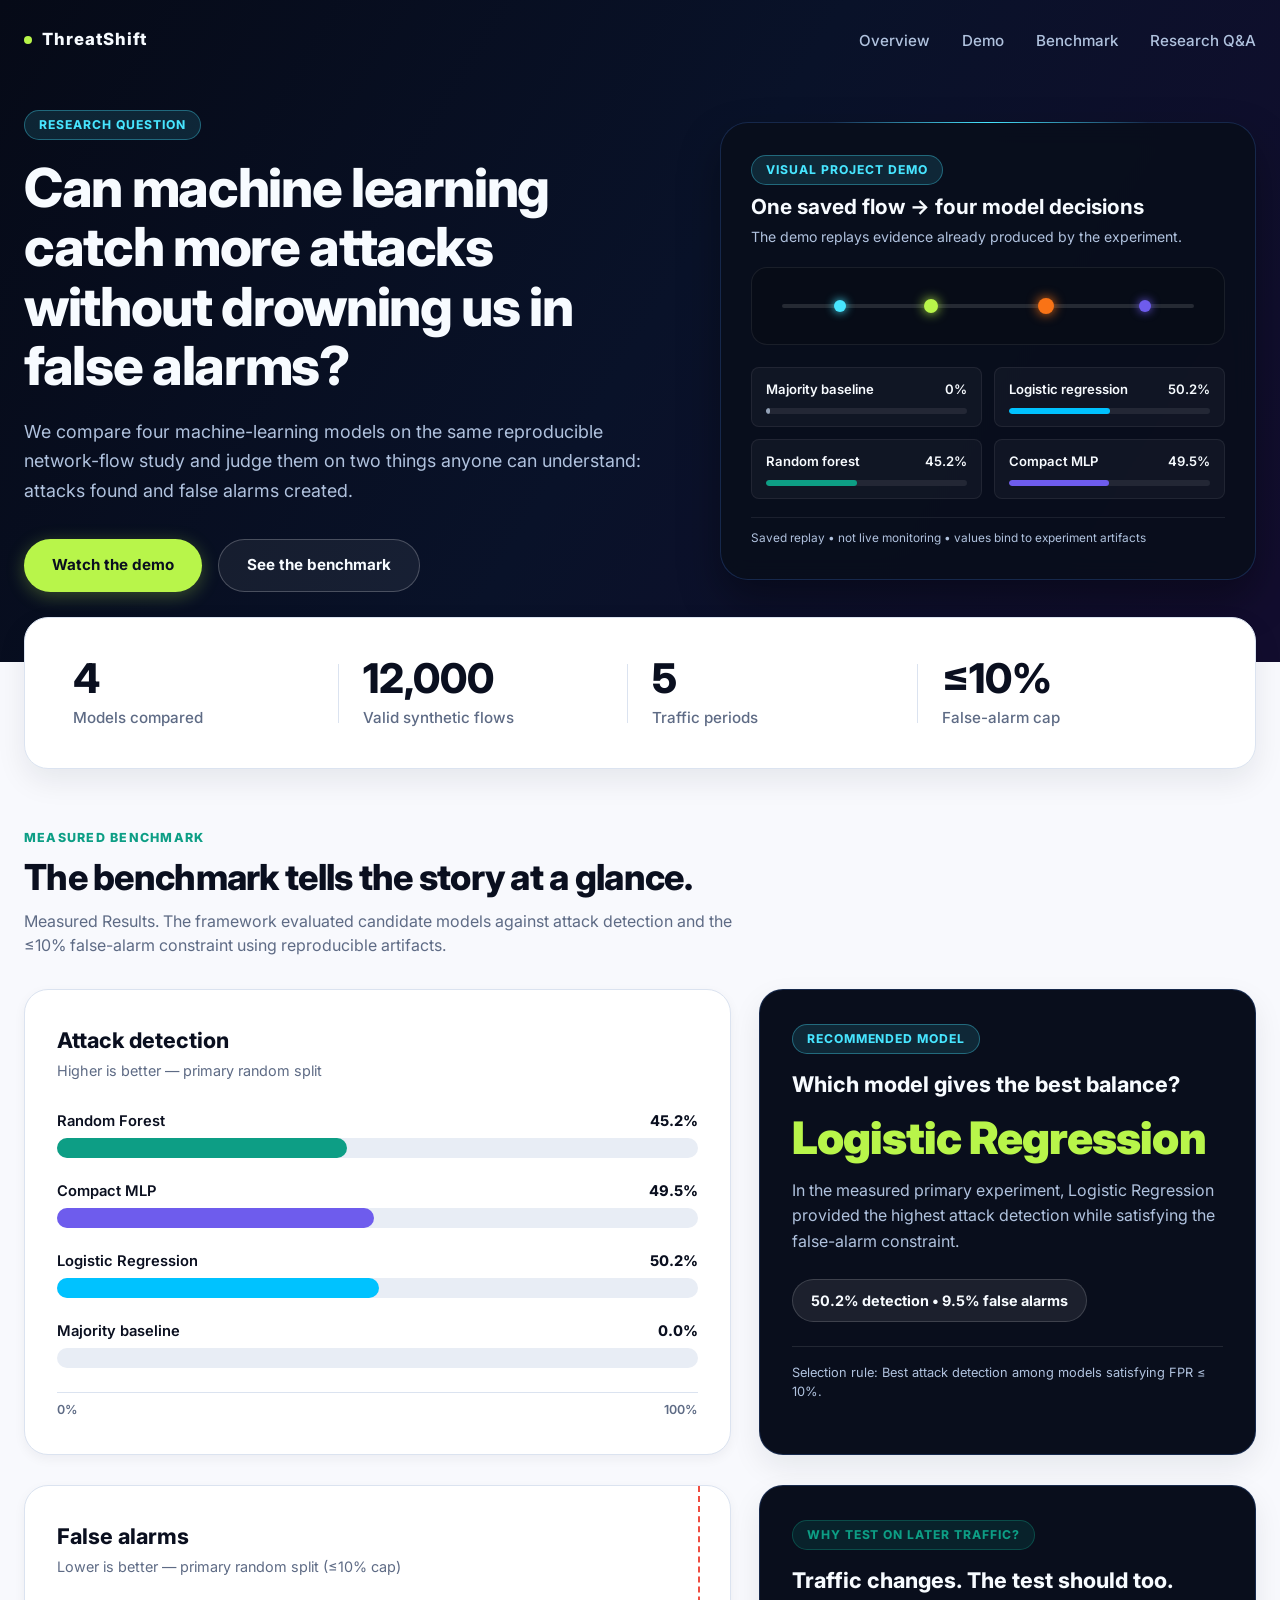
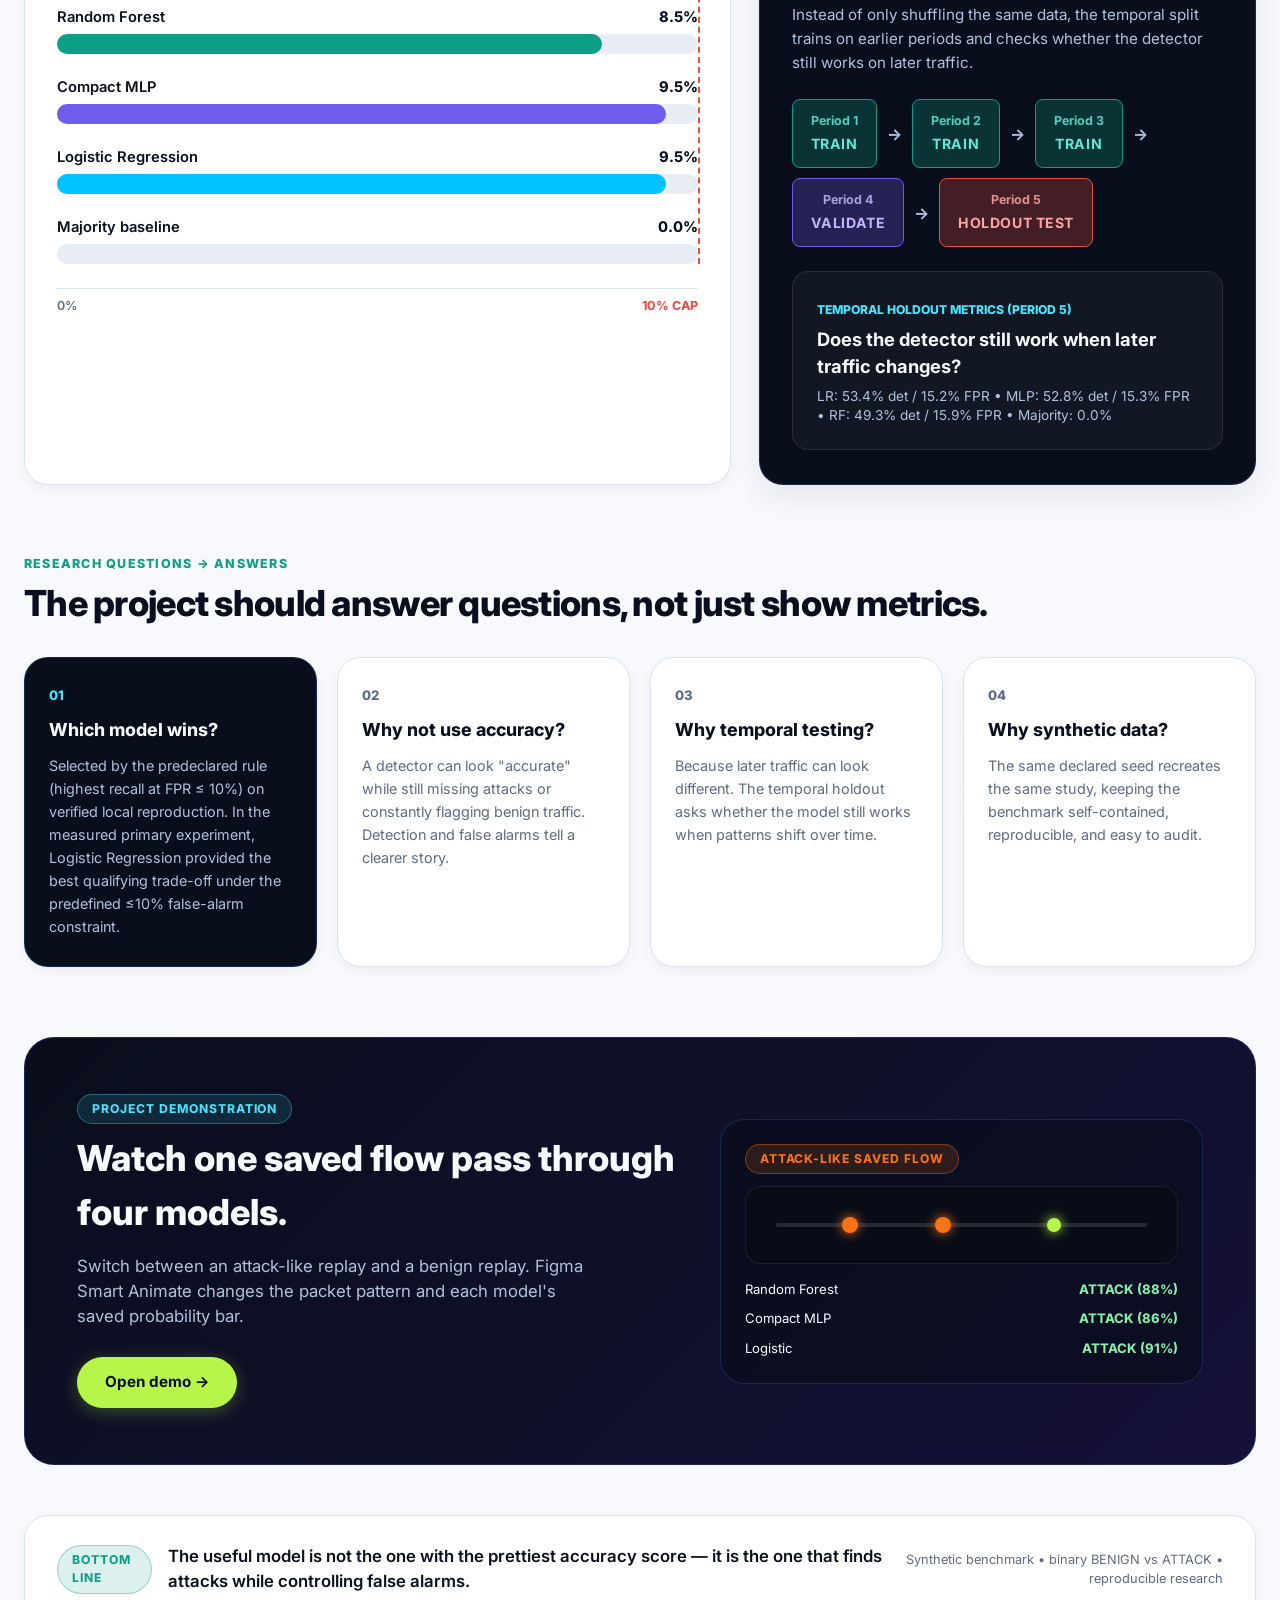
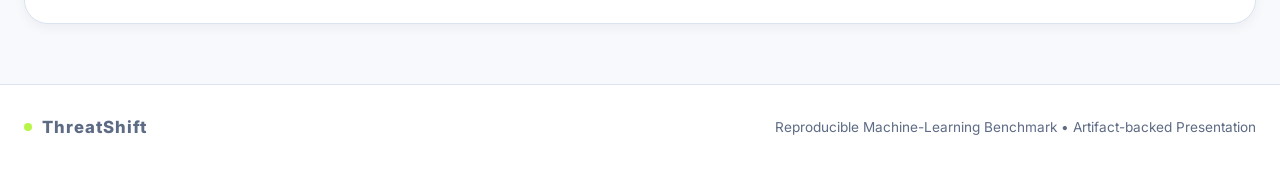
<file: docs/index.html>
<!DOCTYPE html>
<html lang="en">
<head>
  <meta charset="UTF-8">
  <meta name="viewport" content="width=device-width, initial-scale=1.0">
  <title>ThreatShift — Evaluating ML-Based Intrusion Detection Under False-Alarm Constraints and Temporal Shift</title>
  <link rel="stylesheet" href="./assets/css/styles.css">
</head>
<body>

  <!-- HERO WRAPPER -->
  <header class="hero-wrapper">
    <div class="container">
      <nav class="site-nav dark" aria-label="Main Navigation">
        <a href="./index.html" class="brand">
          <span class="brand-dot"></span>
          ThreatShift
        </a>
        <ul class="nav-links">
          <li><a href="./index.html" class="active">Overview</a></li>
          <li><a href="./demo.html">Demo</a></li>
          <li><a href="#benchmark">Benchmark</a></li>
          <li><a href="#qa">Research Q&A</a></li>
        </ul>
      </nav>

      <div class="hero-grid">
        <div class="hero-left">
          <span class="badge-pill cyan">RESEARCH QUESTION</span>
          <h1 class="hero-title">
            Can machine learning<br>
            catch more attacks<br>
            without drowning us in<br>
            false alarms?
          </h1>
          <p class="hero-subtitle">
            We compare four machine-learning models on the same reproducible network-flow study and judge them on two things anyone can understand: attacks found and false alarms created.
          </p>
          <div class="hero-actions">
            <a href="./demo.html" class="btn btn-lime">Watch the demo</a>
            <a href="#benchmark" class="btn btn-dark-outline">See the benchmark</a>
          </div>
        </div>

        <div class="hero-right">
          <div class="hero-visual-card">
            <div class="visual-header">
              <span class="badge-pill cyan">VISUAL PROJECT DEMO</span>
              <h3>One saved flow → four model decisions</h3>
              <p>The demo replays evidence already produced by the experiment.</p>
            </div>

            <!-- Flow Rail Graphic -->
            <div class="flow-rail-container">
              <div class="flow-rail">
                <div class="flow-packet dot-cyan" style="left: 14%;"></div>
                <div class="flow-packet dot-lime" style="left: 36%;"></div>
                <div class="flow-packet dot-orange" style="left: 64%;"></div>
                <div class="flow-packet dot-purple" style="left: 88%;"></div>
              </div>
            </div>

            <!-- 4 Mini Model Cards -->
            <div class="mini-models-grid">
              <div class="mini-model-card">
                <div class="mini-model-name">
                  <span>Majority baseline</span>
                  <span>0%</span>
                </div>
                <div class="mini-bar-bg">
                  <div class="mini-bar-fill fill-gray" style="width: 2%;"></div>
                </div>
              </div>

              <div class="mini-model-card">
                <div class="mini-model-name">
                  <span>Logistic regression</span>
                  <span>50.2%</span>
                </div>
                <div class="mini-bar-bg">
                  <div class="mini-bar-fill fill-cyan" style="width: 50.2%;"></div>
                </div>
              </div>

              <div class="mini-model-card">
                <div class="mini-model-name">
                  <span>Random forest</span>
                  <span>45.2%</span>
                </div>
                <div class="mini-bar-bg">
                  <div class="mini-bar-fill fill-teal" style="width: 45.2%;"></div>
                </div>
              </div>

              <div class="mini-model-card">
                <div class="mini-model-name">
                  <span>Compact MLP</span>
                  <span>49.5%</span>
                </div>
                <div class="mini-bar-bg">
                  <div class="mini-bar-fill fill-purple" style="width: 49.5%;"></div>
                </div>
              </div>
            </div>

            <div class="visual-footer">
              Saved replay • not live monitoring • values bind to experiment artifacts
            </div>
          </div>
        </div>
      </div>
    </div>
  </header>

  <!-- STUDY AT A GLANCE -->
  <section class="container glance-section" aria-label="Study At A Glance">
    <div class="glance-card">
      <div class="glance-item">
        <div class="glance-number">4</div>
        <div class="glance-label">Models compared</div>
      </div>
      <div class="glance-item">
        <div class="glance-number">12,000</div>
        <div class="glance-label">Valid synthetic flows</div>
      </div>
      <div class="glance-item">
        <div class="glance-number">5</div>
        <div class="glance-label">Traffic periods</div>
      </div>
      <div class="glance-item">
        <div class="glance-number">≤10%</div>
        <div class="glance-label">False-alarm cap</div>
      </div>
    </div>
  </section>

  <!-- BENCHMARK SECTION -->
  <section id="benchmark" class="container" style="margin-bottom: 70px;">
    <div class="section-header">
      <span class="section-label">MEASURED BENCHMARK</span>
      <h2 class="section-title">The benchmark tells the story at a glance.</h2>
      <p class="section-subtitle">
        Measured Results. The framework evaluated candidate models against attack detection and the ≤10% false-alarm constraint using reproducible artifacts.
      </p>
    </div>

    <!-- ROW 1: Attack Detection & Research Answer -->
    <div class="benchmark-grid">
      <!-- Left: Attack Detection Chart -->
      <div class="white-card">
        <h3 class="card-title">Attack detection</h3>
        <p class="card-subtitle">Higher is better — primary random split</p>

        <div class="chart-bars-list">
          <!-- Random Forest -->
          <div class="chart-row">
            <div class="chart-row-meta">
              <span>Random Forest</span>
              <span class="chart-val-end">45.2%</span>
            </div>
            <div class="chart-track">
              <div class="chart-fill fill-teal" data-width="45.2%" style="width: 0%;"></div>
            </div>
          </div>

          <!-- Compact MLP -->
          <div class="chart-row">
            <div class="chart-row-meta">
              <span>Compact MLP</span>
              <span class="chart-val-end">49.5%</span>
            </div>
            <div class="chart-track">
              <div class="chart-fill fill-purple" data-width="49.5%" style="width: 0%;"></div>
            </div>
          </div>

          <!-- Logistic Regression -->
          <div class="chart-row">
            <div class="chart-row-meta">
              <span>Logistic Regression</span>
              <span class="chart-val-end">50.2%</span>
            </div>
            <div class="chart-track">
              <div class="chart-fill fill-cyan" data-width="50.2%" style="width: 0%;"></div>
            </div>
          </div>

          <!-- Majority Baseline -->
          <div class="chart-row">
            <div class="chart-row-meta">
              <span>Majority baseline</span>
              <span class="chart-val-end">0.0%</span>
            </div>
            <div class="chart-track">
              <div class="chart-fill fill-gray" data-width="0%" style="width: 0%;"></div>
            </div>
          </div>
        </div>

        <div class="chart-scale">
          <span>0%</span>
          <span>100%</span>
        </div>
      </div>

      <!-- Right: Research Answer Card -->
      <div class="dark-card">
        <span class="badge-pill cyan">RECOMMENDED MODEL</span>
        <h3 style="font-size: 1.35rem; font-weight: 750; margin-top: 14px; margin-bottom: 2px;">
          Which model gives the best balance?
        </h3>
        <div class="research-winner-name">Logistic Regression</div>
        <p class="research-winner-desc">
          In the measured primary experiment, Logistic Regression provided the highest attack detection while satisfying the false-alarm constraint.
        </p>
        <div class="winner-metrics-pill">
          50.2% detection • 9.5% false alarms
        </div>
        <div class="winner-rule-note">
          Selection rule: Best attack detection among models satisfying FPR ≤ 10%.
        </div>
      </div>
    </div>

    <!-- ROW 2: False Alarms & Why Test on Later Traffic -->
    <div class="benchmark-grid">
      <!-- Left: False Alarms Chart -->
      <div class="white-card">
        <h3 class="card-title">False alarms</h3>
        <p class="card-subtitle">Lower is better — primary random split (≤10% cap)</p>

        <div class="chart-bars-list">
          <!-- Random Forest -->
          <div class="chart-row">
            <div class="chart-row-meta">
              <span>Random Forest</span>
              <span class="chart-val-end">8.5%</span>
            </div>
            <div class="chart-track">
              <div class="chart-fill fill-teal" data-width="85%" style="width: 0%;"></div>
            </div>
          </div>

          <!-- Compact MLP -->
          <div class="chart-row">
            <div class="chart-row-meta">
              <span>Compact MLP</span>
              <span class="chart-val-end">9.5%</span>
            </div>
            <div class="chart-track">
              <div class="chart-fill fill-purple" data-width="95%" style="width: 0%;"></div>
            </div>
          </div>

          <!-- Logistic Regression -->
          <div class="chart-row">
            <div class="chart-row-meta">
              <span>Logistic Regression</span>
              <span class="chart-val-end">9.5%</span>
            </div>
            <div class="chart-track">
              <div class="chart-fill fill-cyan" data-width="95%" style="width: 0%;"></div>
            </div>
          </div>

          <!-- Majority Baseline: 0.0% -->
          <div class="chart-row">
            <div class="chart-row-meta">
              <span>Majority baseline</span>
              <span class="chart-val-end">0.0%</span>
            </div>
            <div class="chart-track">
              <div class="chart-fill fill-gray" data-width="0%" style="width: 0%;"></div>
            </div>
          </div>

          <!-- Red dashed 10% CAP vertical line -->
          <div class="cap-line-marker"></div>
        </div>

        <div class="chart-scale">
          <span>0%</span>
          <span class="scale-red-label">10% CAP</span>
        </div>
      </div>

      <!-- Right: Why Test on Later Traffic -->
      <div class="dark-card">
        <span class="badge-pill teal">WHY TEST ON LATER TRAFFIC?</span>
        <h3 style="font-size: 1.35rem; font-weight: 750; margin-top: 14px; margin-bottom: 6px;">
          Traffic changes. The test should too.
        </h3>
        <p style="font-size: 0.95rem; color: var(--text-muted-light); line-height: 1.6; margin-bottom: 18px;">
          Instead of only shuffling the same data, the temporal split trains on earlier periods and checks whether the detector still works on later traffic.
        </p>

        <!-- Period pills -->
        <div class="periods-flow">
          <div class="period-pill p-train">
            <span class="p-name">Period 1</span>
            <span class="p-role">TRAIN</span>
          </div>
          <span class="p-arrow">→</span>
          <div class="period-pill p-train">
            <span class="p-name">Period 2</span>
            <span class="p-role">TRAIN</span>
          </div>
          <span class="p-arrow">→</span>
          <div class="period-pill p-train">
            <span class="p-name">Period 3</span>
            <span class="p-role">TRAIN</span>
          </div>
          <span class="p-arrow">→</span>
          <div class="period-pill p-val">
            <span class="p-name">Period 4</span>
            <span class="p-role">VALIDATE</span>
          </div>
          <span class="p-arrow">→</span>
          <div class="period-pill p-test">
            <span class="p-name">Period 5</span>
            <span class="p-role">HOLDOUT TEST</span>
          </div>
        </div>

        <div class="temporal-subbox">
          <span style="font-size: 0.76rem; font-weight: 800; color: var(--cyan); text-transform: uppercase;">Temporal Holdout Metrics (Period 5)</span>
          <h4 style="margin-bottom: 6px;">Does the detector still work when later traffic changes?</h4>
          <p style="font-size: 0.85rem; color: var(--text-muted-light); margin: 0; line-height: 1.4;">
            LR: 53.4% det / 15.2% FPR • MLP: 52.8% det / 15.3% FPR • RF: 49.3% det / 15.9% FPR • Majority: 0.0%
          </p>
        </div>
      </div>
    </div>
  </section>

  <!-- RESEARCH QUESTIONS → ANSWERS SECTION -->
  <section id="qa" class="container" style="margin-bottom: 70px;">
    <div class="section-header">
      <span class="section-label">RESEARCH QUESTIONS → ANSWERS</span>
      <h2 class="section-title">The project should answer questions, not just show metrics.</h2>
    </div>

    <div class="qa-grid">
      <!-- Card 01 (Dark) -->
      <div class="qa-card dark">
        <div class="qa-num">01</div>
        <h3 class="qa-question">Which model wins?</h3>
        <p class="qa-answer">
          Selected by the predeclared rule (highest recall at FPR ≤ 10%) on verified local reproduction. In the measured primary experiment, Logistic Regression provided the best qualifying trade-off under the predefined ≤10% false-alarm constraint.
        </p>
      </div>

      <!-- Card 02 (White) -->
      <div class="qa-card white">
        <div class="qa-num">02</div>
        <h3 class="qa-question">Why not use accuracy?</h3>
        <p class="qa-answer">
          A detector can look "accurate" while still missing attacks or constantly flagging benign traffic. Detection and false alarms tell a clearer story.
        </p>
      </div>

      <!-- Card 03 (White) -->
      <div class="qa-card white">
        <div class="qa-num">03</div>
        <h3 class="qa-question">Why temporal testing?</h3>
        <p class="qa-answer">
          Because later traffic can look different. The temporal holdout asks whether the model still works when patterns shift over time.
        </p>
      </div>

      <!-- Card 04 (White) -->
      <div class="qa-card white">
        <div class="qa-num">04</div>
        <h3 class="qa-question">Why synthetic data?</h3>
        <p class="qa-answer">
          The same declared seed recreates the same study, keeping the benchmark self-contained, reproducible, and easy to audit.
        </p>
      </div>
    </div>
  </section>

  <!-- PROJECT DEMONSTRATION TEASER -->
  <section class="container" style="margin-bottom: 50px;">
    <div class="teaser-section">
      <div>
        <span class="badge-pill cyan">PROJECT DEMONSTRATION</span>
        <h2 class="teaser-title">Watch one saved flow pass through four models.</h2>
        <p class="teaser-text">
          Switch between an attack-like replay and a benign replay. Figma Smart Animate changes the packet pattern and each model's saved probability bar.
        </p>
        <a href="./demo.html" class="btn btn-lime">Open demo →</a>
      </div>

      <div style="background: rgba(9,14,28,0.7); border: 1px solid var(--border-dark); border-radius: var(--radius-lg); padding: 24px;">
        <span class="badge-pill orange" style="margin-bottom: 12px;">ATTACK-LIKE SAVED FLOW</span>
        <div class="flow-rail-container" style="margin-bottom: 16px;">
          <div class="flow-rail">
            <div class="flow-packet dot-orange" style="left: 20%;"></div>
            <div class="flow-packet dot-orange" style="left: 45%;"></div>
            <div class="flow-packet dot-lime" style="left: 75%;"></div>
          </div>
        </div>
        <div style="display: flex; flex-direction: column; gap: 10px; font-size: 0.82rem;">
          <div style="display: flex; justify-content: space-between; color: var(--text-white);">
            <span>Random Forest</span><span style="color: #86efac; font-weight: 750;">ATTACK (88%)</span>
          </div>
          <div style="display: flex; justify-content: space-between; color: var(--text-white);">
            <span>Compact MLP</span><span style="color: #86efac; font-weight: 750;">ATTACK (86%)</span>
          </div>
          <div style="display: flex; justify-content: space-between; color: var(--text-white);">
            <span>Logistic</span><span style="color: #86efac; font-weight: 750;">ATTACK (91%)</span>
          </div>
        </div>
      </div>
    </div>
  </section>

  <!-- BOTTOM LINE CARD -->
  <section class="container">
    <div class="bottom-line-card">
      <div class="bottom-line-content">
        <span class="badge-pill teal">BOTTOM LINE</span>
        <p class="bottom-line-text">
          The useful model is not the one with the prettiest accuracy score — it is the one that finds attacks while controlling false alarms.
        </p>
      </div>
      <div class="bottom-line-tag">
        Synthetic benchmark • binary BENIGN vs ATTACK • reproducible research
      </div>
    </div>
  </section>

  <!-- FOOTER -->
  <footer class="site-footer">
    <div class="container footer-content">
      <div class="brand">
        <span class="brand-dot"></span>
        ThreatShift
      </div>
      <div>
        Reproducible Machine-Learning Benchmark • Artifact-backed Presentation
      </div>
    </div>
  </footer>

  <script src="./assets/js/site.js"></script>
</body>
</html>
</file>
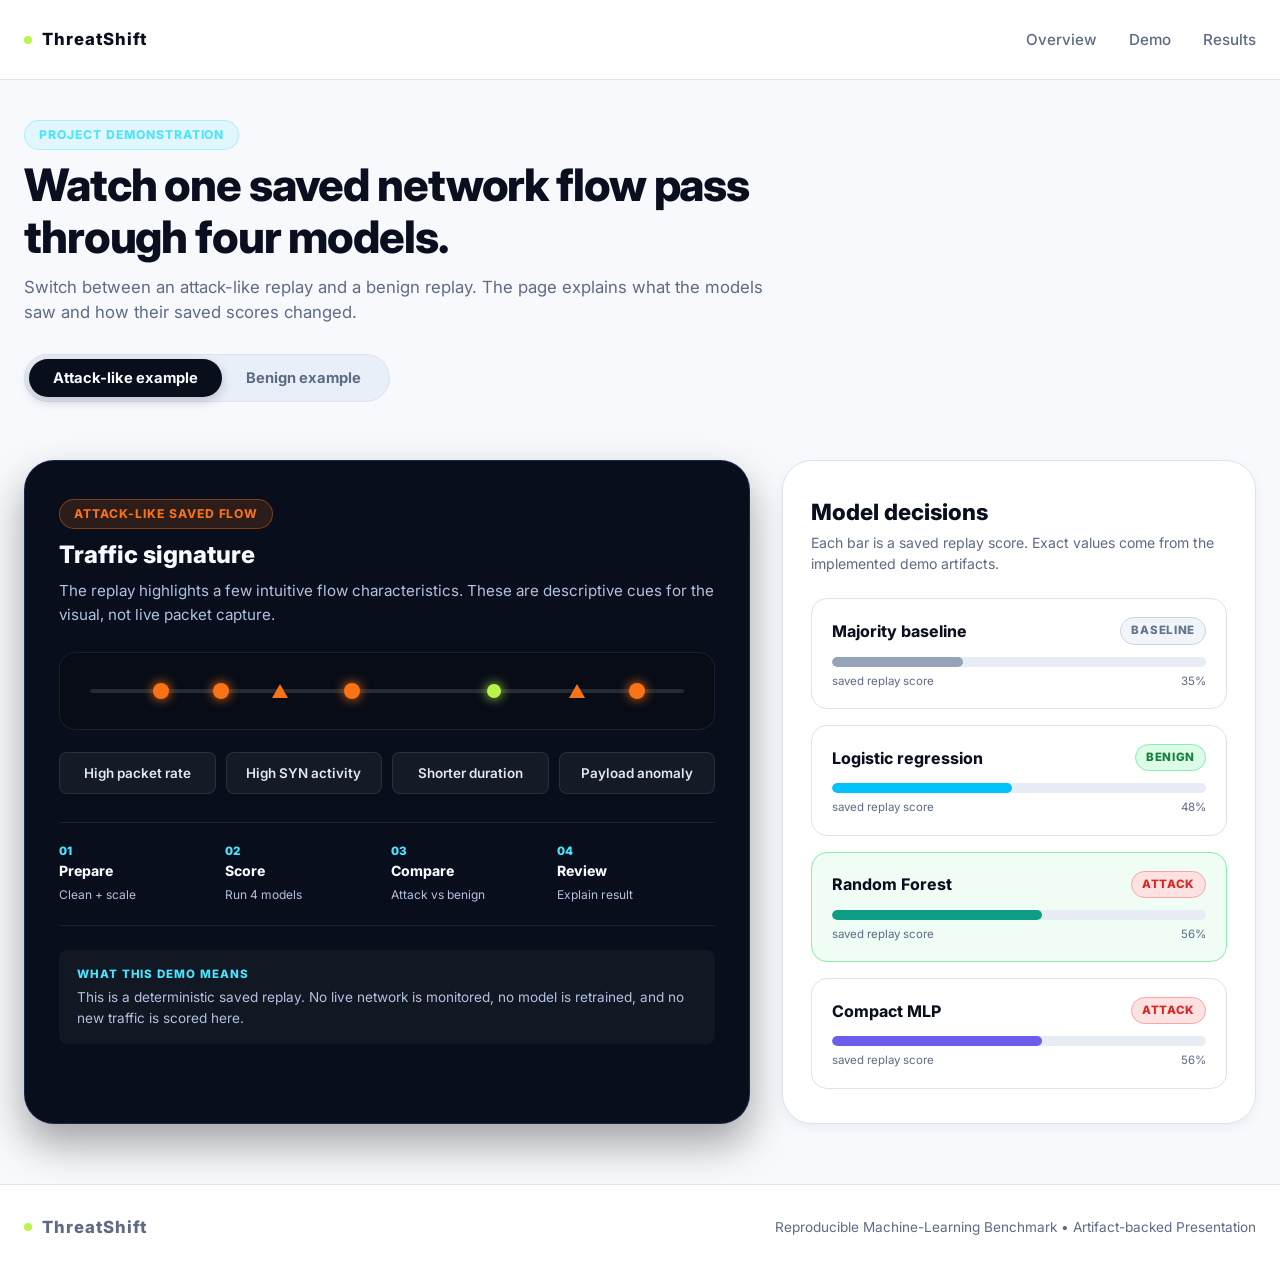
<file: docs/demo.html>
<!DOCTYPE html>
<html lang="en">
<head>
  <meta charset="UTF-8">
  <meta name="viewport" content="width=device-width, initial-scale=1.0">
  <title>Project Demonstration — ThreatShift</title>
  <link rel="stylesheet" href="./assets/css/styles.css">
</head>
<body>

  <!-- LIGHT NAVBAR -->
  <header class="site-nav light" aria-label="Main Navigation">
    <div class="container" style="display: flex; align-items: center; justify-content: space-between; width: 100%;">
      <a href="./index.html" class="brand">
        <span class="brand-dot"></span>
        ThreatShift
      </a>
      <ul class="nav-links">
        <li><a href="./index.html">Overview</a></li>
        <li><a href="./demo.html" class="active">Demo</a></li>
        <li><a href="./results.html">Results</a></li>
      </ul>
    </div>
  </header>

  <main class="container">
    <!-- DEMO HEADER -->
    <div class="demo-header">
      <span class="badge-pill cyan">PROJECT DEMONSTRATION</span>
      <h1 class="demo-title">
        Watch one saved network flow pass<br>
        through four models.
      </h1>
      <p class="demo-sub">
        Switch between an attack-like replay and a benign replay. The page explains what the models saw and how their saved scores changed.
      </p>

      <!-- SEGMENTED TOGGLE CONTROL -->
      <div class="segmented-toggle" role="tablist" aria-label="Demo flow selection">
        <button class="toggle-btn active" data-state="attack" role="tab" aria-selected="true">Attack-like example</button>
        <button class="toggle-btn" data-state="benign" role="tab" aria-selected="false">Benign example</button>
      </div>
    </div>

    <!-- TWO-COLUMN REPLAY STAGE -->
    <div class="demo-layout">
      <!-- LEFT: REPLAY STAGE (Dark) -->
      <div class="replay-stage">
        <div class="replay-top">
          <span id="demo-tag" class="badge-pill orange">ATTACK-LIKE SAVED FLOW</span>
          <h2 class="replay-title">Traffic signature</h2>
          <p id="demo-desc" class="replay-desc">
            The replay highlights a few intuitive flow characteristics. These are descriptive cues for the visual, not live packet capture.
          </p>
        </div>

        <!-- Flow Rail Packet Visualization -->
        <div class="flow-rail-container">
          <div id="demo-packet-rail" class="flow-rail">
            <div class="flow-packet dot-orange" style="left: 12%;"></div>
            <div class="flow-packet dot-orange" style="left: 22%;"></div>
            <div class="flow-packet triangle" style="left: 32%;"></div>
            <div class="flow-packet dot-orange" style="left: 44%;"></div>
            <div class="flow-packet dot-lime" style="left: 68%;"></div>
            <div class="flow-packet triangle" style="left: 82%;"></div>
            <div class="flow-packet dot-orange" style="left: 92%;"></div>
          </div>
        </div>

        <!-- 4 Feature Chips -->
        <div id="demo-chips" class="feature-chips-grid">
          <div class="feature-chip">High packet rate</div>
          <div class="feature-chip">High SYN activity</div>
          <div class="feature-chip">Shorter duration</div>
          <div class="feature-chip">Payload anomaly</div>
        </div>

        <!-- Pipeline Steps -->
        <div class="pipeline-steps">
          <div>
            <span class="p-step-num">01</span>
            <span class="p-step-title">Prepare</span>
            <span class="p-step-sub">Clean + scale</span>
          </div>
          <div>
            <span class="p-step-num">02</span>
            <span class="p-step-title">Score</span>
            <span class="p-step-sub">Run 4 models</span>
          </div>
          <div>
            <span class="p-step-num">03</span>
            <span class="p-step-title">Compare</span>
            <span class="p-step-sub">Attack vs benign</span>
          </div>
          <div>
            <span class="p-step-num">04</span>
            <span class="p-step-title">Review</span>
            <span class="p-step-sub">Explain result</span>
          </div>
        </div>

        <!-- Replay Disclaimer Box -->
        <div class="replay-disclaimer">
          <span class="disc-label">WHAT THIS DEMO MEANS</span>
          <p id="demo-disclaimer-text">
            This is a deterministic saved replay. No live network is monitored, no model is retrained, and no new traffic is scored here.
          </p>
        </div>
      </div>

      <!-- RIGHT: MODEL DECISIONS PANEL (White) -->
      <div class="decisions-panel">
        <div class="decisions-header">
          <h3>Model decisions</h3>
          <p>Each bar is a saved replay score. Exact values come from the implemented demo artifacts.</p>
        </div>

        <!-- 4 Model Decision Cards Container -->
        <div id="demo-models-list" class="model-decision-cards">
          <!-- Majority Baseline -->
          <div class="decision-card">
            <div class="decision-card-top">
              <span class="decision-model-name">Majority baseline</span>
              <span class="status-badge badge-baseline">BASELINE</span>
            </div>
            <div class="decision-score-track">
              <div class="decision-score-fill fill-gray" style="width: 35%;"></div>
            </div>
            <div class="decision-caption">
              <span>saved replay score</span>
              <span>35%</span>
            </div>
          </div>

          <!-- Logistic Regression -->
          <div class="decision-card">
            <div class="decision-card-top">
              <span class="decision-model-name">Logistic regression</span>
              <span class="status-badge badge-benign">BENIGN</span>
            </div>
            <div class="decision-score-track">
              <div class="decision-score-fill fill-cyan" style="width: 48%;"></div>
            </div>
            <div class="decision-caption">
              <span>saved replay score</span>
              <span>48%</span>
            </div>
          </div>

          <!-- Random Forest (Highlighted) -->
          <div class="decision-card highlighted">
            <div class="decision-card-top">
              <span class="decision-model-name">Random Forest</span>
              <span class="status-badge badge-attack">ATTACK</span>
            </div>
            <div class="decision-score-track">
              <div class="decision-score-fill fill-teal" style="width: 56%;"></div>
            </div>
            <div class="decision-caption">
              <span>saved replay score</span>
              <span>56%</span>
            </div>
          </div>

          <!-- Compact MLP -->
          <div class="decision-card">
            <div class="decision-card-top">
              <span class="decision-model-name">Compact MLP</span>
              <span class="status-badge badge-attack">ATTACK</span>
            </div>
            <div class="decision-score-track">
              <div class="decision-score-fill fill-purple" style="width: 56%;"></div>
            </div>
            <div class="decision-caption">
              <span>saved replay score</span>
              <span>56%</span>
            </div>
          </div>
        </div>
      </div>
    </div>
  </main>

  <!-- FOOTER -->
  <footer class="site-footer">
    <div class="container footer-content">
      <div class="brand">
        <span class="brand-dot"></span>
        ThreatShift
      </div>
      <div>
        Reproducible Machine-Learning Benchmark • Artifact-backed Presentation
      </div>
    </div>
  </footer>

  <script src="./assets/js/site.js"></script>
  <script src="./assets/js/demo.js"></script>
</body>
</html>
</file>
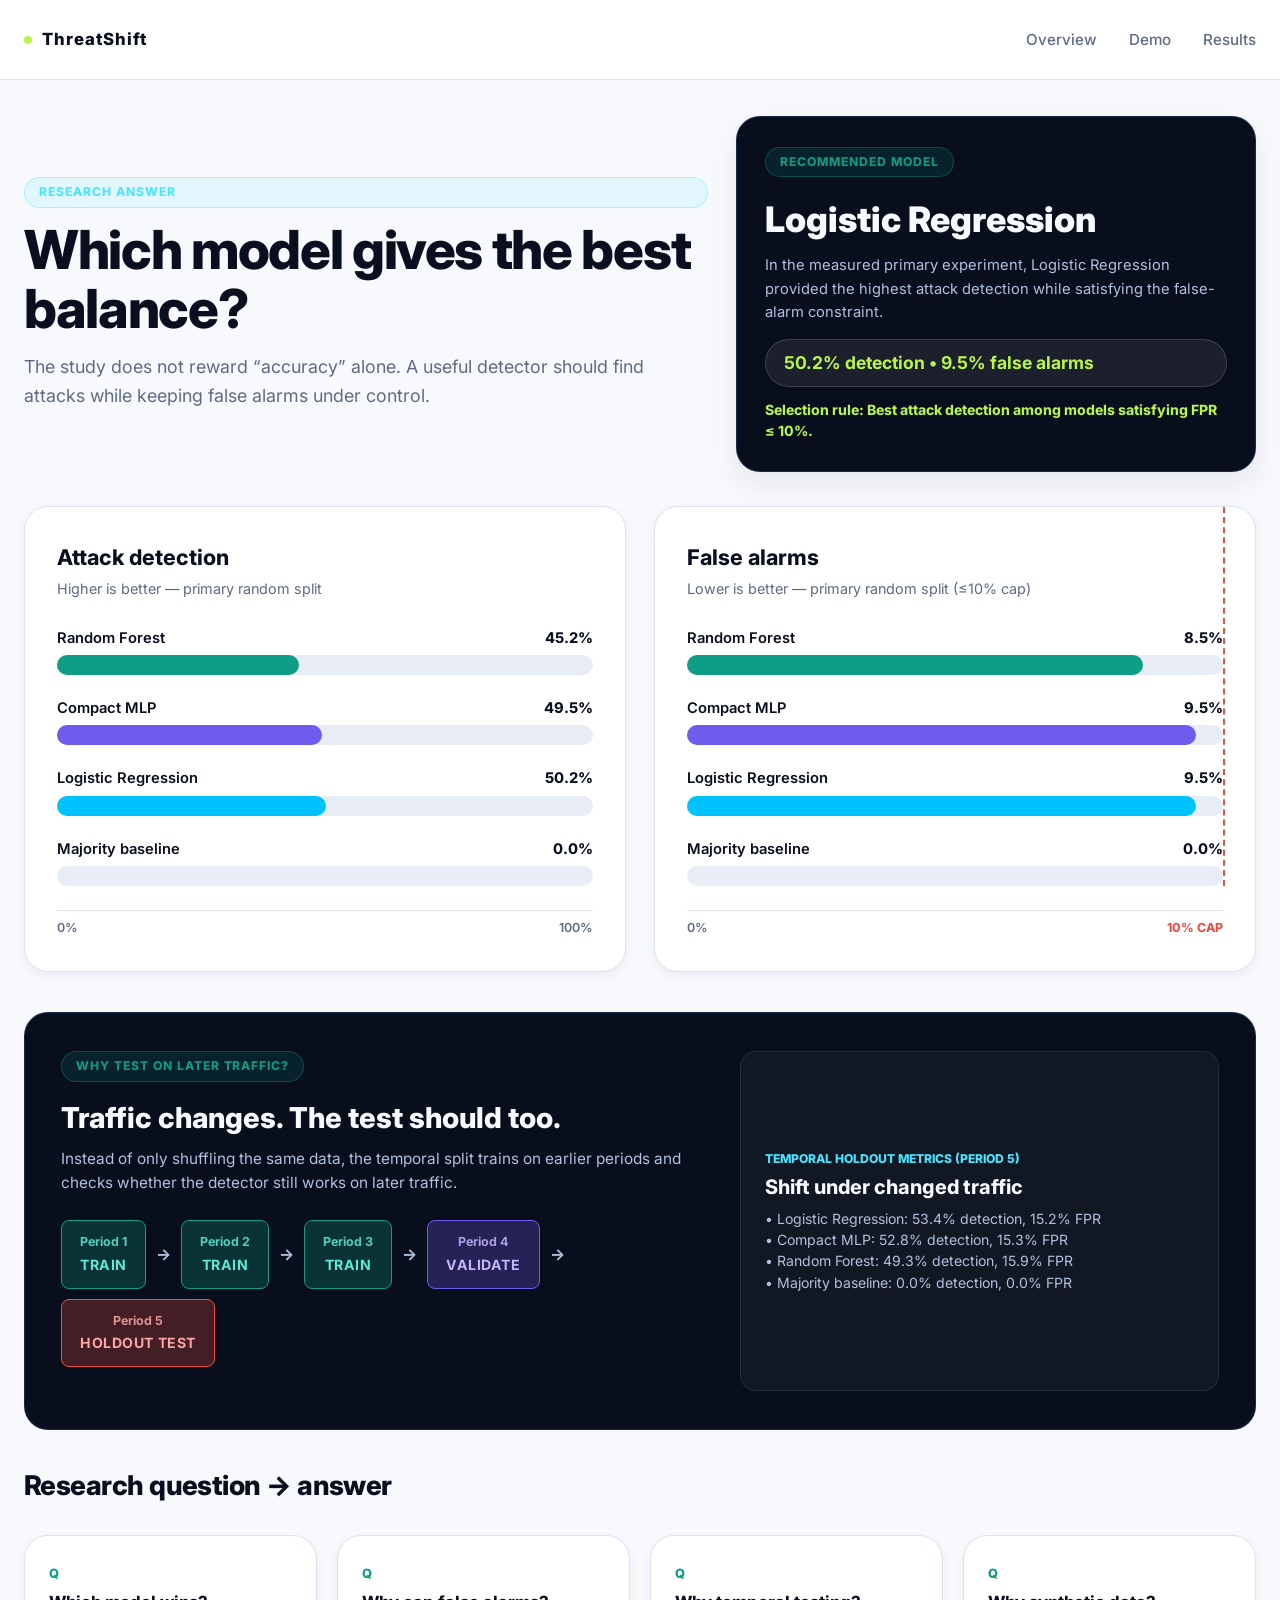
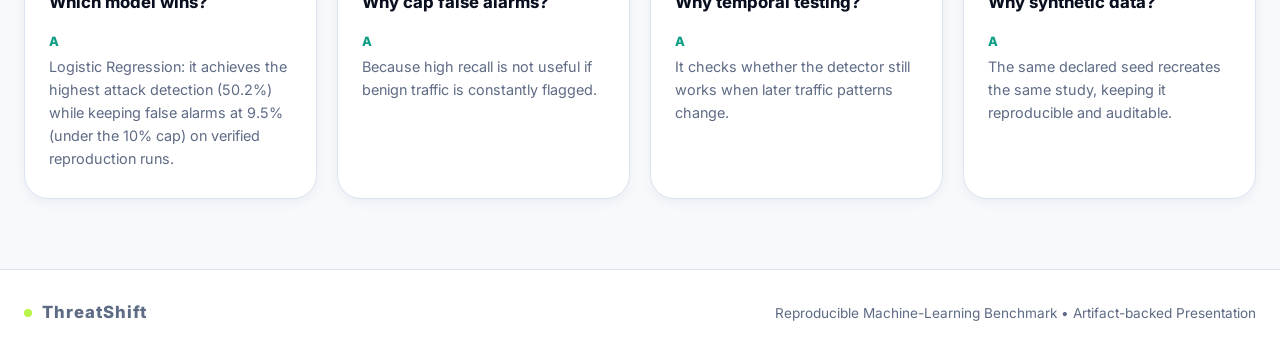
<file: docs/results.html>
<!DOCTYPE html>
<html lang="en">
<head>
  <meta charset="UTF-8">
  <meta name="viewport" content="width=device-width, initial-scale=1.0">
  <title>Research Results & Benchmark — ThreatShift</title>
  <link rel="stylesheet" href="./assets/css/styles.css">
</head>
<body>

  <!-- LIGHT NAVBAR -->
  <header class="site-nav light" aria-label="Main Navigation">
    <div class="container" style="display: flex; align-items: center; justify-content: space-between; width: 100%;">
      <a href="./index.html" class="brand">
        <span class="brand-dot"></span>
        ThreatShift
      </a>
      <ul class="nav-links">
        <li><a href="./index.html">Overview</a></li>
        <li><a href="./demo.html">Demo</a></li>
        <li><a href="./results.html" class="active">Results</a></li>
      </ul>
    </div>
  </header>

  <main class="container">
    <!-- RESULTS HEADER (2 Columns) -->
    <div class="results-header-grid">
      <div class="results-intro-box">
        <span class="badge-pill cyan">RESEARCH ANSWER</span>
        <h1 class="hero-title" style="color: var(--text-dark); margin-top: 12px; margin-bottom: 14px;">
          Which model gives the best balance?
        </h1>
        <p class="hero-subtitle" style="color: var(--text-muted-dark); margin-bottom: 0;">
          The study does not reward “accuracy” alone. A useful detector should find attacks while keeping false alarms under control.
        </p>
      </div>

      <!-- Winning Model Dark Card -->
      <div class="results-winner-card">
        <span class="badge-pill teal" style="width: fit-content; margin-bottom: 8px;">RECOMMENDED MODEL</span>
        <h2 class="winner-card-title">Logistic Regression</h2>
        <p class="winner-card-desc">
          In the measured primary experiment, Logistic Regression provided the highest attack detection while satisfying the false-alarm constraint.
        </p>
        <div class="winner-metrics-pill" style="margin-bottom: 12px; font-weight: 700; color: var(--lime); font-size: 1.1rem;">
          50.2% detection • 9.5% false alarms
        </div>
        <span class="winner-card-lime">
          Selection rule: Best attack detection among models satisfying FPR ≤ 10%.
        </span>
      </div>
    </div>

    <!-- BENCHMARK CHARTS (2 Large White Cards Side-by-Side) -->
    <div class="benchmark-grid" style="grid-template-columns: repeat(auto-fit, minmax(320px, 1fr)); margin-bottom: 40px;">
      <!-- Card 1: Attack Detection -->
      <div class="white-card">
        <h3 class="card-title">Attack detection</h3>
        <p class="card-subtitle">Higher is better — primary random split</p>

        <div class="chart-bars-list">
          <!-- Random Forest -->
          <div class="chart-row">
            <div class="chart-row-meta">
              <span>Random Forest</span>
              <span class="chart-val-end">45.2%</span>
            </div>
            <div class="chart-track">
              <div class="chart-fill fill-teal" data-width="45.2%" style="width: 0%;"></div>
            </div>
          </div>

          <!-- Compact MLP -->
          <div class="chart-row">
            <div class="chart-row-meta">
              <span>Compact MLP</span>
              <span class="chart-val-end">49.5%</span>
            </div>
            <div class="chart-track">
              <div class="chart-fill fill-purple" data-width="49.5%" style="width: 0%;"></div>
            </div>
          </div>

          <!-- Logistic Regression -->
          <div class="chart-row">
            <div class="chart-row-meta">
              <span>Logistic Regression</span>
              <span class="chart-val-end">50.2%</span>
            </div>
            <div class="chart-track">
              <div class="chart-fill fill-cyan" data-width="50.2%" style="width: 0%;"></div>
            </div>
          </div>

          <!-- Majority Baseline -->
          <div class="chart-row">
            <div class="chart-row-meta">
              <span>Majority baseline</span>
              <span class="chart-val-end">0.0%</span>
            </div>
            <div class="chart-track">
              <div class="chart-fill fill-gray" data-width="0%" style="width: 0%;"></div>
            </div>
          </div>
        </div>

        <div class="chart-scale">
          <span>0%</span>
          <span>100%</span>
        </div>
      </div>

      <!-- Card 2: False Alarms -->
      <div class="white-card">
        <h3 class="card-title">False alarms</h3>
        <p class="card-subtitle">Lower is better — primary random split (≤10% cap)</p>

        <div class="chart-bars-list">
          <!-- Random Forest -->
          <div class="chart-row">
            <div class="chart-row-meta">
              <span>Random Forest</span>
              <span class="chart-val-end">8.5%</span>
            </div>
            <div class="chart-track">
              <div class="chart-fill fill-teal" data-width="85%" style="width: 0%;"></div>
            </div>
          </div>

          <!-- Compact MLP -->
          <div class="chart-row">
            <div class="chart-row-meta">
              <span>Compact MLP</span>
              <span class="chart-val-end">9.5%</span>
            </div>
            <div class="chart-track">
              <div class="chart-fill fill-purple" data-width="95%" style="width: 0%;"></div>
            </div>
          </div>

          <!-- Logistic Regression -->
          <div class="chart-row">
            <div class="chart-row-meta">
              <span>Logistic Regression</span>
              <span class="chart-val-end">9.5%</span>
            </div>
            <div class="chart-track">
              <div class="chart-fill fill-cyan" data-width="95%" style="width: 0%;"></div>
            </div>
          </div>

          <!-- Majority Baseline: 0.0% -->
          <div class="chart-row">
            <div class="chart-row-meta">
              <span>Majority baseline</span>
              <span class="chart-val-end">0.0%</span>
            </div>
            <div class="chart-track">
              <div class="chart-fill fill-gray" data-width="0%" style="width: 0%;"></div>
            </div>
          </div>

          <!-- Red dashed 10% CAP line -->
          <div class="cap-line-marker"></div>
        </div>

        <div class="chart-scale">
          <span>0%</span>
          <span class="scale-red-label">10% CAP</span>
        </div>
      </div>
    </div>

    <!-- TEMPORAL RESEARCH SECTION (Large Dark Card) -->
    <div class="temporal-card">
      <div class="temporal-grid">
        <div>
          <span class="badge-pill teal">WHY TEST ON LATER TRAFFIC?</span>
          <h2 style="font-size: 1.8rem; font-weight: 800; margin-top: 14px; margin-bottom: 8px;">
            Traffic changes. The test should too.
          </h2>
          <p style="font-size: 0.96rem; color: var(--text-muted-light); line-height: 1.6; margin-bottom: 22px;">
            Instead of only shuffling the same data, the temporal split trains on earlier periods and checks whether the detector still works on later traffic.
          </p>

          <!-- Period pills -->
          <div class="periods-flow">
            <div class="period-pill p-train">
              <span class="p-name">Period 1</span>
              <span class="p-role">TRAIN</span>
            </div>
            <span class="p-arrow">→</span>
            <div class="period-pill p-train">
              <span class="p-name">Period 2</span>
              <span class="p-role">TRAIN</span>
            </div>
            <span class="p-arrow">→</span>
            <div class="period-pill p-train">
              <span class="p-name">Period 3</span>
              <span class="p-role">TRAIN</span>
            </div>
            <span class="p-arrow">→</span>
            <div class="period-pill p-val">
              <span class="p-name">Period 4</span>
              <span class="p-role">VALIDATE</span>
            </div>
            <span class="p-arrow">→</span>
            <div class="period-pill p-test">
              <span class="p-name">Period 5</span>
              <span class="p-role">HOLDOUT TEST</span>
            </div>
          </div>
        </div>

        <!-- Right Side Boxed Panel -->
        <div class="temporal-subbox" style="display: flex; flex-direction: column; justify-content: center;">
          <span style="font-size: 0.76rem; font-weight: 800; color: var(--cyan); text-transform: uppercase;">Temporal Holdout Metrics (Period 5)</span>
          <h3 style="font-size: 1.25rem; font-weight: 750; color: var(--text-white); margin-top: 6px; margin-bottom: 8px; line-height: 1.3;">
            Shift under changed traffic
          </h3>
          <p style="font-size: 0.88rem; color: var(--text-muted-light); line-height: 1.5; margin-bottom: 0;">
            • Logistic Regression: 53.4% detection, 15.2% FPR<br>
            • Compact MLP: 52.8% detection, 15.3% FPR<br>
            • Random Forest: 49.3% detection, 15.9% FPR<br>
            • Majority baseline: 0.0% detection, 0.0% FPR
          </p>
        </div>
      </div>
    </div>

    <!-- RESEARCH QUESTION -> ANSWER (4 Cards) -->
    <section style="margin-bottom: 70px;">
      <div class="section-header">
        <h2 class="section-title" style="font-size: 1.7rem;">Research question → answer</h2>
      </div>

      <div class="qa-grid">
        <!-- Q1 -->
        <div class="qa-card white">
          <div style="font-size: 0.8rem; font-weight: 800; color: var(--teal); margin-bottom: 8px;">Q</div>
          <h4 class="qa-question" style="font-size: 1.05rem;">Which model wins?</h4>
          <div style="font-size: 0.8rem; font-weight: 800; color: var(--teal); margin-top: 6px; margin-bottom: 4px;">A</div>
          <p class="qa-answer">Logistic Regression: it achieves the highest attack detection (50.2%) while keeping false alarms at 9.5% (under the 10% cap) on verified reproduction runs.</p>
        </div>

        <!-- Q2 -->
        <div class="qa-card white">
          <div style="font-size: 0.8rem; font-weight: 800; color: var(--teal); margin-bottom: 8px;">Q</div>
          <h4 class="qa-question" style="font-size: 1.05rem;">Why cap false alarms?</h4>
          <div style="font-size: 0.8rem; font-weight: 800; color: var(--teal); margin-top: 6px; margin-bottom: 4px;">A</div>
          <p class="qa-answer">Because high recall is not useful if benign traffic is constantly flagged.</p>
        </div>

        <!-- Q3 -->
        <div class="qa-card white">
          <div style="font-size: 0.8rem; font-weight: 800; color: var(--teal); margin-bottom: 8px;">Q</div>
          <h4 class="qa-question" style="font-size: 1.05rem;">Why temporal testing?</h4>
          <div style="font-size: 0.8rem; font-weight: 800; color: var(--teal); margin-top: 6px; margin-bottom: 4px;">A</div>
          <p class="qa-answer">It checks whether the detector still works when later traffic patterns change.</p>
        </div>

        <!-- Q4 -->
        <div class="qa-card white">
          <div style="font-size: 0.8rem; font-weight: 800; color: var(--teal); margin-bottom: 8px;">Q</div>
          <h4 class="qa-question" style="font-size: 1.05rem;">Why synthetic data?</h4>
          <div style="font-size: 0.8rem; font-weight: 800; color: var(--teal); margin-top: 6px; margin-bottom: 4px;">A</div>
          <p class="qa-answer">The same declared seed recreates the same study, keeping it reproducible and auditable.</p>
        </div>
      </div>
    </section>
  </main>

  <!-- FOOTER -->
  <footer class="site-footer">
    <div class="container footer-content">
      <div class="brand">
        <span class="brand-dot"></span>
        ThreatShift
      </div>
      <div>
        Reproducible Machine-Learning Benchmark • Artifact-backed Presentation
      </div>
    </div>
  </footer>

  <script src="./assets/js/site.js"></script>
</body>
</html>
</file>
<file: docs/assets/css/styles.css>
/* ThreatShift — Static Research Website Styles */
@import url('https://fonts.googleapis.com/css2?family=Inter:wght@400;500;600;700;800;900&display=swap');

:root {
  --page-bg: #f8f9fd;
  --hero-start: #060a17;
  --hero-middle: #091229;
  --hero-end: #120d2e;

  --dark-card: #090e1c;
  --dark-card-alt: #0d142e;
  --dark-inner: #070c17;

  --text-dark: #0a0f1f;
  --text-white: #f7fbff;
  --text-muted-dark: #5e6b85;
  --text-muted-light: #b0c2de;

  --cyan: #47e5ff;
  --cyan-blue: #00c2ff;
  --teal: #0d9e85;
  --purple: #6e5ced;
  --lime: #b8f54a;
  --red: #f04d40;
  --orange: #f97316;

  --border: #dbe3f0;
  --border-dark: rgba(41, 74, 133, 0.45);
  --bar-bg: #e8edf5;
  --bar-bg-dark: rgba(255, 255, 255, 0.08);

  --radius-sm: 8px;
  --radius-md: 16px;
  --radius-lg: 24px;
  --radius-xl: 30px;

  --shadow-sm: 0 4px 12px rgba(13, 23, 41, 0.05);
  --shadow-md: 0 12px 30px rgba(13, 23, 41, 0.08);
  --shadow-dark: 0 20px 40px rgba(0, 0, 0, 0.35);

  --font: 'Inter', system-ui, -apple-system, BlinkMacSystemFont, "Segoe UI", sans-serif;
  --font-mono: ui-monospace, Consolas, "SF Mono", Menlo, monospace;
}

*, *::before, *::after {
  box-sizing: border-box;
  margin: 0;
  padding: 0;
}

body {
  font-family: var(--font);
  background-color: var(--page-bg);
  color: var(--text-dark);
  line-height: 1.5;
  -webkit-font-smoothing: antialiased;
  -moz-osx-font-smoothing: grayscale;
}

a {
  color: inherit;
  text-decoration: none;
}

img, svg {
  display: block;
}

button {
  font-family: inherit;
  border: none;
  background: none;
  cursor: pointer;
}

/* Layout Utilities */
.container {
  max-width: 1320px;
  margin-left: auto;
  margin-right: auto;
  padding-left: 24px;
  padding-right: 24px;
}

@media (min-width: 1440px) {
  .container {
    max-width: 1360px;
    padding-left: 32px;
    padding-right: 32px;
  }
}

/* Navbars */
.site-nav {
  display: flex;
  align-items: center;
  justify-content: space-between;
  height: 80px;
  width: 100%;
}

.site-nav.dark {
  background: transparent;
  color: var(--text-white);
}

.site-nav.light {
  background: #ffffff;
  border-bottom: 1px solid var(--border);
  color: var(--text-dark);
}

.brand {
  font-weight: 800;
  font-size: 1.05rem;
  letter-spacing: 0.06em;
  display: flex;
  align-items: center;
  gap: 10px;
}

.brand-dot {
  width: 8px;
  height: 8px;
  border-radius: 50%;
  background: var(--lime);
}

.nav-links {
  display: flex;
  align-items: center;
  gap: 32px;
  list-style: none;
}

.nav-links a {
  font-size: 0.95rem;
  font-weight: 500;
  transition: color 150ms ease;
}

.site-nav.dark .nav-links a {
  color: var(--text-muted-light);
}

.site-nav.dark .nav-links a:hover,
.site-nav.dark .nav-links a.active {
  color: var(--text-white);
  font-weight: 600;
}

.site-nav.light .nav-links a {
  color: var(--text-muted-dark);
}

.site-nav.light .nav-links a:hover,
.site-nav.light .nav-links a.active {
  color: var(--text-dark);
  font-weight: 600;
}

/* Badges & Pills */
.badge-pill {
  display: inline-flex;
  align-items: center;
  gap: 6px;
  padding: 5px 14px;
  border-radius: 999px;
  font-size: 0.76rem;
  font-weight: 750;
  letter-spacing: 0.08em;
  text-transform: uppercase;
}

.badge-pill.cyan {
  background: rgba(71, 229, 255, 0.12);
  color: var(--cyan);
  border: 1px solid rgba(71, 229, 255, 0.35);
}

.badge-pill.lime {
  background: rgba(184, 245, 74, 0.14);
  color: #8ed61a;
  border: 1px solid rgba(184, 245, 74, 0.4);
}

.badge-pill.teal {
  background: rgba(13, 158, 133, 0.14);
  color: var(--teal);
  border: 1px solid rgba(13, 158, 133, 0.35);
}

.badge-pill.orange {
  background: rgba(249, 115, 22, 0.15);
  color: var(--orange);
  border: 1px solid rgba(249, 115, 22, 0.4);
}

/* Buttons */
.btn {
  display: inline-flex;
  align-items: center;
  justify-content: center;
  gap: 8px;
  padding: 14px 28px;
  border-radius: 999px;
  font-size: 0.95rem;
  font-weight: 700;
  transition: transform 150ms ease, box-shadow 150ms ease, opacity 150ms ease;
}

.btn:hover {
  transform: translateY(-1px);
}

.btn-lime {
  background: var(--lime);
  color: var(--text-dark);
  box-shadow: 0 4px 18px rgba(184, 245, 74, 0.28);
}

.btn-dark-outline {
  background: rgba(255, 255, 255, 0.06);
  border: 1px solid rgba(255, 255, 255, 0.22);
  color: var(--text-white);
}

.btn-dark-outline:hover {
  background: rgba(255, 255, 255, 0.12);
  border-color: rgba(255, 255, 255, 0.4);
}

/* HERO SECTION (Homepage) */
.hero-wrapper {
  background: linear-gradient(121.27deg, var(--hero-start) 0%, var(--hero-middle) 50.5%, var(--hero-end) 97%);
  color: var(--text-white);
  padding-bottom: 70px;
  position: relative;
  overflow: hidden;
}

.hero-grid {
  display: grid;
  grid-template-columns: 1fr;
  gap: 40px;
  align-items: center;
  padding-top: 30px;
}

@media (min-width: 1024px) {
  .hero-grid {
    grid-template-columns: minmax(0, 1.15fr) minmax(0, 0.95fr);
    gap: 48px;
  }
}

.hero-left {
  max-width: 660px;
}

.hero-title {
  font-size: clamp(2.4rem, 4.2vw, 3.75rem);
  font-weight: 800;
  line-height: 1.1;
  letter-spacing: -0.025em;
  margin-top: 18px;
  margin-bottom: 22px;
  color: var(--text-white);
}

.hero-subtitle {
  font-size: 1.12rem;
  line-height: 1.65;
  color: var(--text-muted-light);
  margin-bottom: 34px;
}

.hero-actions {
  display: flex;
  flex-wrap: wrap;
  gap: 16px;
}

/* Visual Project Demo Card in Hero */
.hero-visual-card {
  background: rgba(9, 14, 28, 0.94);
  border: 1px solid var(--border-dark);
  border-radius: 28px;
  padding: 32px 30px;
  box-shadow: var(--shadow-dark);
  backdrop-filter: blur(12px);
  position: relative;
}

.hero-visual-card::before {
  content: "";
  position: absolute;
  top: -1px;
  left: 20%;
  right: 20%;
  height: 1px;
  background: linear-gradient(90deg, transparent, var(--cyan), transparent);
}

.visual-header {
  margin-bottom: 20px;
}

.visual-header h3 {
  font-size: 1.3rem;
  font-weight: 700;
  color: var(--text-white);
  margin-top: 6px;
  margin-bottom: 4px;
}

.visual-header p {
  font-size: 0.88rem;
  color: var(--text-muted-light);
}

/* Flow Packet Rail */
.flow-rail-container {
  background: var(--dark-inner);
  border: 1px solid rgba(255, 255, 255, 0.08);
  border-radius: var(--radius-md);
  padding: 22px 20px;
  margin-bottom: 22px;
  position: relative;
}

.flow-rail {
  height: 4px;
  background: rgba(255, 255, 255, 0.12);
  border-radius: 999px;
  position: relative;
  display: flex;
  align-items: center;
  justify-content: space-between;
  margin: 14px 10px;
}

.flow-packet {
  position: absolute;
  transform: translate(-50%, -50%);
  top: 50%;
  border-radius: 50%;
  transition: all 400ms cubic-bezier(0.2, 0.8, 0.2, 1);
}

.flow-packet.dot-cyan {
  width: 12px;
  height: 12px;
  background: var(--cyan);
  box-shadow: 0 0 10px var(--cyan);
}

.flow-packet.dot-lime {
  width: 14px;
  height: 14px;
  background: var(--lime);
  box-shadow: 0 0 12px var(--lime);
}

.flow-packet.dot-orange {
  width: 16px;
  height: 16px;
  background: var(--orange);
  box-shadow: 0 0 12px var(--orange);
}

.flow-packet.dot-purple {
  width: 12px;
  height: 12px;
  background: var(--purple);
  box-shadow: 0 0 10px var(--purple);
}

.flow-packet.triangle {
  width: 0;
  height: 0;
  border-left: 8px solid transparent;
  border-right: 8px solid transparent;
  border-bottom: 14px solid var(--orange);
  border-radius: 0;
  background: transparent;
}

/* Mini Model Previews in Hero */
.mini-models-grid {
  display: grid;
  grid-template-columns: repeat(2, 1fr);
  gap: 12px;
  margin-bottom: 18px;
}

.mini-model-card {
  background: rgba(255, 255, 255, 0.035);
  border: 1px solid rgba(255, 255, 255, 0.07);
  border-radius: var(--radius-sm);
  padding: 12px 14px;
}

.mini-model-name {
  font-size: 0.82rem;
  font-weight: 600;
  color: var(--text-white);
  margin-bottom: 8px;
  display: flex;
  justify-content: space-between;
}

.mini-bar-bg {
  height: 6px;
  background: var(--bar-bg-dark);
  border-radius: 999px;
  overflow: hidden;
}

.mini-bar-fill {
  height: 100%;
  border-radius: 999px;
  transition: width 800ms ease;
}

.visual-footer {
  font-size: 0.74rem;
  color: var(--text-muted-light);
  border-top: 1px solid rgba(255, 255, 255, 0.08);
  padding-top: 12px;
}

/* STUDY AT A GLANCE (Overview Stats) */
.glance-section {
  margin-top: -45px;
  position: relative;
  z-index: 10;
  margin-bottom: 60px;
}

.glance-card {
  background: #ffffff;
  border: 1px solid var(--border);
  border-radius: var(--radius-lg);
  padding: 34px 28px;
  box-shadow: var(--shadow-md);
  display: grid;
  grid-template-columns: repeat(2, 1fr);
  gap: 24px;
}

@media (min-width: 900px) {
  .glance-card {
    grid-template-columns: repeat(4, 1fr);
    padding: 38px 48px;
  }
}

.glance-item {
  position: relative;
  text-align: left;
}

@media (min-width: 900px) {
  .glance-item:not(:last-child)::after {
    content: "";
    position: absolute;
    right: 0;
    top: 10%;
    bottom: 10%;
    width: 1px;
    background: var(--border);
  }
}

.glance-number {
  font-size: clamp(2rem, 3.2vw, 2.6rem);
  font-weight: 800;
  color: var(--text-dark);
  line-height: 1.1;
  margin-bottom: 6px;
}

.glance-label {
  font-size: 0.95rem;
  font-weight: 500;
  color: var(--text-muted-dark);
}

/* SECTION HEADINGS */
.section-header {
  margin-bottom: 32px;
}

.section-label {
  font-size: 0.78rem;
  font-weight: 800;
  letter-spacing: 0.1em;
  text-transform: uppercase;
  color: var(--teal);
  display: block;
  margin-bottom: 8px;
}

.section-title {
  font-size: clamp(1.8rem, 2.8vw, 2.4rem);
  font-weight: 800;
  letter-spacing: -0.02em;
  color: var(--text-dark);
  line-height: 1.2;
  margin-bottom: 10px;
}

.section-subtitle {
  font-size: 1rem;
  color: var(--text-muted-dark);
  max-width: 720px;
}

/* BENCHMARK CARDS & GRAPHS */
.benchmark-grid {
  display: grid;
  grid-template-columns: 1fr;
  gap: 28px;
  margin-bottom: 30px;
}

@media (min-width: 1024px) {
  .benchmark-grid {
    grid-template-columns: minmax(0, 1.35fr) minmax(0, 0.95fr);
  }
}

.white-card {
  background: #ffffff;
  border: 1px solid var(--border);
  border-radius: var(--radius-lg);
  padding: 34px 32px;
  box-shadow: var(--shadow-sm);
}

.dark-card {
  background: var(--dark-card);
  border: 1px solid var(--border-dark);
  border-radius: var(--radius-lg);
  padding: 34px 32px;
  color: var(--text-white);
  box-shadow: var(--shadow-md);
  position: relative;
  overflow: hidden;
}

.card-title {
  font-size: 1.35rem;
  font-weight: 750;
  margin-bottom: 4px;
}

.card-subtitle {
  font-size: 0.9rem;
  color: var(--text-muted-dark);
  margin-bottom: 28px;
}

.dark-card .card-subtitle {
  color: var(--text-muted-light);
}

/* Chart Bars */
.chart-bars-list {
  display: flex;
  flex-direction: column;
  gap: 22px;
  margin-bottom: 24px;
  position: relative;
}

.chart-row {
  display: flex;
  flex-direction: column;
  gap: 6px;
}

.chart-row-meta {
  display: flex;
  justify-content: space-between;
  align-items: center;
  font-size: 0.92rem;
  font-weight: 600;
}

.chart-track {
  height: 20px;
  background: var(--bar-bg);
  border-radius: 999px;
  position: relative;
  overflow: visible;
}

.chart-fill {
  height: 100%;
  border-radius: 999px;
  transition: width 1000ms cubic-bezier(0.2, 0.8, 0.2, 1);
  position: relative;
}

.chart-val-end {
  font-weight: 750;
  font-size: 0.92rem;
  color: var(--text-dark);
}

/* Colors for bars */
.fill-teal { background: var(--teal); }
.fill-purple { background: var(--purple); }
.fill-cyan { background: var(--cyan-blue); }
.fill-gray { background: #94a3b8; }

/* 10% CAP red vertical line */
.chart-scale {
  display: flex;
  justify-content: space-between;
  border-top: 1px solid var(--border);
  padding-top: 8px;
  font-size: 0.78rem;
  font-weight: 600;
  color: var(--text-muted-dark);
  margin-top: 10px;
  position: relative;
}

.cap-line-marker {
  position: absolute;
  top: -120px;
  bottom: 0;
  left: 100%; /* In a 10% max scale, 10% is 100% of the track */
  width: 2px;
  border-left: 2px dashed var(--red);
  pointer-events: none;
}

.scale-red-label {
  color: var(--red);
  font-weight: 750;
}

/* Research Answer Card Contents */
.research-winner-name {
  font-size: clamp(2.2rem, 3.5vw, 2.8rem);
  font-weight: 900;
  color: var(--lime);
  line-height: 1.1;
  margin-top: 14px;
  margin-bottom: 14px;
  letter-spacing: -0.02em;
}

.research-winner-desc {
  font-size: 1rem;
  line-height: 1.6;
  color: var(--text-muted-light);
  margin-bottom: 24px;
}

.winner-metrics-pill {
  display: inline-flex;
  align-items: center;
  gap: 8px;
  background: rgba(255, 255, 255, 0.08);
  border: 1px solid rgba(255, 255, 255, 0.15);
  padding: 10px 18px;
  border-radius: 999px;
  font-size: 0.9rem;
  font-weight: 700;
  color: var(--text-white);
  margin-bottom: 24px;
}

.winner-rule-note {
  font-size: 0.8rem;
  color: var(--text-muted-light);
  border-top: 1px solid rgba(255, 255, 255, 0.1);
  padding-top: 16px;
}

/* TEMPORAL EXPERIMENT SECTION */
.temporal-card {
  background: var(--dark-card);
  border: 1px solid var(--border-dark);
  border-radius: var(--radius-lg);
  padding: 38px 36px;
  color: var(--text-white);
  margin-bottom: 40px;
}

.temporal-grid {
  display: grid;
  grid-template-columns: 1fr;
  gap: 32px;
}

@media (min-width: 1024px) {
  .temporal-grid {
    grid-template-columns: minmax(0, 1.25fr) minmax(0, 0.95fr);
    gap: 48px;
  }
}

.periods-flow {
  display: flex;
  flex-wrap: wrap;
  align-items: center;
  gap: 10px;
  margin-top: 24px;
  margin-bottom: 24px;
}

.period-pill {
  padding: 12px 18px;
  border-radius: var(--radius-sm);
  text-align: center;
  font-weight: 700;
}

.period-pill .p-name {
  font-size: 0.78rem;
  opacity: 0.85;
  display: block;
}

.period-pill .p-role {
  font-size: 0.88rem;
  letter-spacing: 0.04em;
}

.p-train {
  background: rgba(13, 158, 133, 0.25);
  border: 1px solid var(--teal);
  color: #5eead4;
}

.p-val {
  background: rgba(110, 92, 237, 0.28);
  border: 1px solid var(--purple);
  color: #c4b5fd;
}

.p-test {
  background: rgba(240, 77, 64, 0.25);
  border: 1px solid var(--red);
  color: #fca5a5;
}

.p-arrow {
  color: var(--text-muted-light);
  font-weight: bold;
}

.temporal-subbox {
  background: rgba(255, 255, 255, 0.04);
  border: 1px solid rgba(255, 255, 255, 0.09);
  border-radius: var(--radius-md);
  padding: 24px;
}

.temporal-subbox h4 {
  font-size: 1.15rem;
  font-weight: 700;
  color: var(--text-white);
  margin-top: 6px;
  margin-bottom: 8px;
}

.temporal-subbox p {
  font-size: 0.92rem;
  color: var(--text-muted-light);
  line-height: 1.6;
}

/* RESEARCH Q&A CARDS */
.qa-grid {
  display: grid;
  grid-template-columns: repeat(1, 1fr);
  gap: 20px;
  margin-bottom: 50px;
}

@media (min-width: 640px) {
  .qa-grid {
    grid-template-columns: repeat(2, 1fr);
  }
}

@media (min-width: 1024px) {
  .qa-grid {
    grid-template-columns: repeat(4, 1fr);
  }
}

.qa-card {
  border-radius: var(--radius-lg);
  padding: 28px 24px;
  box-shadow: var(--shadow-sm);
  display: flex;
  flex-direction: column;
}

.qa-card.dark {
  background: var(--dark-card);
  border: 1px solid var(--border-dark);
  color: var(--text-white);
}

.qa-card.white {
  background: #ffffff;
  border: 1px solid var(--border);
  color: var(--text-dark);
}

.qa-num {
  font-size: 0.82rem;
  font-weight: 800;
  margin-bottom: 12px;
}

.qa-card.dark .qa-num { color: var(--cyan); }
.qa-card.white .qa-num { color: var(--text-muted-dark); }

.qa-question {
  font-size: 1.12rem;
  font-weight: 750;
  line-height: 1.35;
  margin-bottom: 12px;
}

.qa-answer {
  font-size: 0.9rem;
  line-height: 1.6;
}

.qa-card.dark .qa-answer { color: var(--text-muted-light); }
.qa-card.white .qa-answer { color: var(--text-muted-dark); }

/* DEMO TEASER SECTION (Homepage) */
.teaser-section {
  background: linear-gradient(135deg, #090e1c 0%, #151138 100%);
  border: 1px solid var(--border-dark);
  border-radius: var(--radius-xl);
  padding: 44px 40px;
  color: var(--text-white);
  margin-bottom: 40px;
  display: grid;
  grid-template-columns: 1fr;
  gap: 32px;
  align-items: center;
}

@media (min-width: 900px) {
  .teaser-section {
    grid-template-columns: 1.2fr 0.95fr;
    padding: 56px 52px;
  }
}

.teaser-title {
  font-size: clamp(1.8rem, 2.8vw, 2.4rem);
  font-weight: 800;
  margin-top: 8px;
  margin-bottom: 14px;
}

.teaser-text {
  font-size: 1.05rem;
  color: var(--text-muted-light);
  margin-bottom: 28px;
  max-width: 520px;
}

/* BOTTOM LINE CARD */
.bottom-line-card {
  background: #ffffff;
  border: 1px solid var(--border);
  border-radius: var(--radius-lg);
  padding: 28px 32px;
  box-shadow: var(--shadow-sm);
  display: flex;
  flex-direction: column;
  gap: 16px;
  margin-bottom: 60px;
}

@media (min-width: 800px) {
  .bottom-line-card {
    flex-direction: row;
    align-items: center;
    justify-content: space-between;
  }
}

.bottom-line-content {
  display: flex;
  align-items: center;
  gap: 16px;
  max-width: 840px;
}

.bottom-line-text {
  font-size: 1.05rem;
  font-weight: 600;
  color: var(--text-dark);
}

.bottom-line-tag {
  font-size: 0.8rem;
  color: var(--text-muted-dark);
  text-align: right;
}

/* FOOTER */
.site-footer {
  border-top: 1px solid var(--border);
  background: #ffffff;
  padding: 30px 0;
  font-size: 0.85rem;
  color: var(--text-muted-dark);
}

.footer-content {
  display: flex;
  flex-direction: column;
  gap: 12px;
  align-items: center;
  justify-content: space-between;
}

@media (min-width: 640px) {
  .footer-content {
    flex-direction: row;
  }
}

/* DEMO PAGE SPECIFICS */
.demo-header {
  padding-top: 40px;
  padding-bottom: 24px;
}

.demo-title {
  font-size: clamp(2rem, 3.5vw, 3rem);
  font-weight: 800;
  letter-spacing: -0.025em;
  margin-top: 10px;
  margin-bottom: 12px;
  color: var(--text-dark);
  line-height: 1.15;
}

.demo-sub {
  font-size: 1.05rem;
  color: var(--text-muted-dark);
  max-width: 760px;
  margin-bottom: 28px;
}

/* Segmented Toggle Control */
.segmented-toggle {
  display: inline-flex;
  background: #e9eff8;
  padding: 4px;
  border-radius: 999px;
  border: 1px solid var(--border);
  margin-bottom: 34px;
}

.toggle-btn {
  padding: 10px 24px;
  border-radius: 999px;
  font-size: 0.92rem;
  font-weight: 700;
  color: var(--text-muted-dark);
  transition: all 250ms ease;
}

.toggle-btn.active {
  background: var(--dark-card);
  color: var(--text-white);
  box-shadow: 0 4px 12px rgba(9, 14, 28, 0.2);
}

/* Demo Two-Column Layout */
.demo-layout {
  display: grid;
  grid-template-columns: 1fr;
  gap: 32px;
  margin-bottom: 60px;
}

@media (min-width: 1024px) {
  .demo-layout {
    grid-template-columns: minmax(0, 1.35fr) minmax(0, 0.88fr);
  }
}

/* Left Replay Stage */
.replay-stage {
  background: var(--dark-card);
  border: 1px solid var(--border-dark);
  border-radius: var(--radius-xl);
  padding: 38px 34px;
  color: var(--text-white);
  box-shadow: var(--shadow-dark);
}

.replay-top {
  margin-bottom: 24px;
}

.replay-title {
  font-size: 1.5rem;
  font-weight: 800;
  margin-top: 8px;
  margin-bottom: 6px;
}

.replay-desc {
  font-size: 0.95rem;
  color: var(--text-muted-light);
  line-height: 1.6;
}

/* Feature Chips */
.feature-chips-grid {
  display: grid;
  grid-template-columns: repeat(2, 1fr);
  gap: 10px;
  margin-bottom: 28px;
}

@media (min-width: 640px) {
  .feature-chips-grid {
    grid-template-columns: repeat(4, 1fr);
  }
}

.feature-chip {
  background: rgba(255, 255, 255, 0.05);
  border: 1px solid rgba(255, 255, 255, 0.09);
  padding: 10px 14px;
  border-radius: var(--radius-sm);
  font-size: 0.84rem;
  font-weight: 600;
  color: #e2e8f0;
  text-align: center;
  transition: all 300ms ease;
}

/* Pipeline Progress in Demo */
.pipeline-steps {
  display: grid;
  grid-template-columns: repeat(4, 1fr);
  gap: 8px;
  border-top: 1px solid rgba(255, 255, 255, 0.08);
  border-bottom: 1px solid rgba(255, 255, 255, 0.08);
  padding: 20px 0;
  margin-bottom: 24px;
}

.p-step-num {
  font-size: 0.72rem;
  font-weight: 850;
  color: var(--cyan);
  display: block;
}

.p-step-title {
  font-size: 0.88rem;
  font-weight: 750;
  color: var(--text-white);
  display: block;
}

.p-step-sub {
  font-size: 0.75rem;
  color: var(--text-muted-light);
}

.replay-disclaimer {
  background: rgba(255, 255, 255, 0.035);
  border-radius: var(--radius-sm);
  padding: 16px 18px;
}

.replay-disclaimer .disc-label {
  font-size: 0.72rem;
  font-weight: 800;
  letter-spacing: 0.08em;
  color: var(--cyan);
  text-transform: uppercase;
  display: block;
  margin-bottom: 4px;
}

.replay-disclaimer p {
  font-size: 0.85rem;
  color: var(--text-muted-light);
  line-height: 1.5;
}

/* Right Model Decisions Panel */
.decisions-panel {
  background: #ffffff;
  border: 1px solid var(--border);
  border-radius: var(--radius-xl);
  padding: 34px 28px;
  box-shadow: var(--shadow-sm);
}

.decisions-header {
  margin-bottom: 24px;
}

.decisions-header h3 {
  font-size: 1.4rem;
  font-weight: 800;
  color: var(--text-dark);
  margin-bottom: 4px;
}

.decisions-header p {
  font-size: 0.88rem;
  color: var(--text-muted-dark);
}

.model-decision-cards {
  display: flex;
  flex-direction: column;
  gap: 16px;
}

.decision-card {
  background: #ffffff;
  border: 1px solid var(--border);
  border-radius: var(--radius-md);
  padding: 18px 20px;
  transition: all 250ms ease;
}

.decision-card.highlighted {
  background: #f0fdf4;
  border-color: #86efac;
}

.decision-card-top {
  display: flex;
  align-items: center;
  justify-content: space-between;
  margin-bottom: 12px;
}

.decision-model-name {
  font-size: 1rem;
  font-weight: 750;
  color: var(--text-dark);
}

/* Status Badges */
.status-badge {
  font-size: 0.72rem;
  font-weight: 800;
  letter-spacing: 0.06em;
  text-transform: uppercase;
  padding: 4px 10px;
  border-radius: 999px;
}

.badge-attack {
  background: #fee2e2;
  color: #dc2626;
  border: 1px solid #fca5a5;
}

.badge-benign {
  background: #dcfce7;
  color: #15803d;
  border: 1px solid #86efac;
}

.badge-baseline {
  background: #f1f5f9;
  color: #64748b;
  border: 1px solid #cbd5e1;
}

.decision-score-track {
  height: 10px;
  background: var(--bar-bg);
  border-radius: 999px;
  overflow: hidden;
  margin-bottom: 6px;
}

.decision-score-fill {
  height: 100%;
  border-radius: 999px;
  transition: width 400ms cubic-bezier(0.2, 0.8, 0.2, 1);
}

.decision-caption {
  font-size: 0.72rem;
  color: var(--text-muted-dark);
  display: flex;
  justify-content: space-between;
}

/* RESULTS PAGE SPECIFICS */
.results-header-grid {
  display: grid;
  grid-template-columns: 1fr;
  gap: 28px;
  margin-top: 36px;
  margin-bottom: 34px;
}

@media (min-width: 1024px) {
  .results-header-grid {
    grid-template-columns: minmax(0, 1.25fr) minmax(0, 0.95fr);
    align-items: stretch;
  }
}

.results-intro-box {
  display: flex;
  flex-direction: column;
  justify-content: center;
}

.results-winner-card {
  background: var(--dark-card);
  border: 1px solid var(--border-dark);
  border-radius: var(--radius-lg);
  padding: 30px 28px;
  color: var(--text-white);
  box-shadow: var(--shadow-md);
  display: flex;
  flex-direction: column;
  justify-content: center;
}

.winner-card-title {
  font-size: 2.2rem;
  font-weight: 850;
  color: var(--text-white);
  margin-top: 8px;
  margin-bottom: 8px;
}

.winner-card-desc {
  font-size: 0.92rem;
  color: var(--text-muted-light);
  line-height: 1.6;
  margin-bottom: 14px;
}

.winner-card-lime {
  color: var(--lime);
  font-weight: 750;
  font-size: 0.88rem;
}

/* Accessibility & Reduced Motion */
button:focus-visible, a:focus-visible {
  outline: 3px solid var(--lime);
  outline-offset: 3px;
}

@media (prefers-reduced-motion: reduce) {
  *, *::before, *::after {
    animation-duration: 0.01ms !important;
    animation-iteration-count: 1 !important;
    transition-duration: 0.01ms !important;
    scroll-behavior: auto !important;
  }
}
</file>
